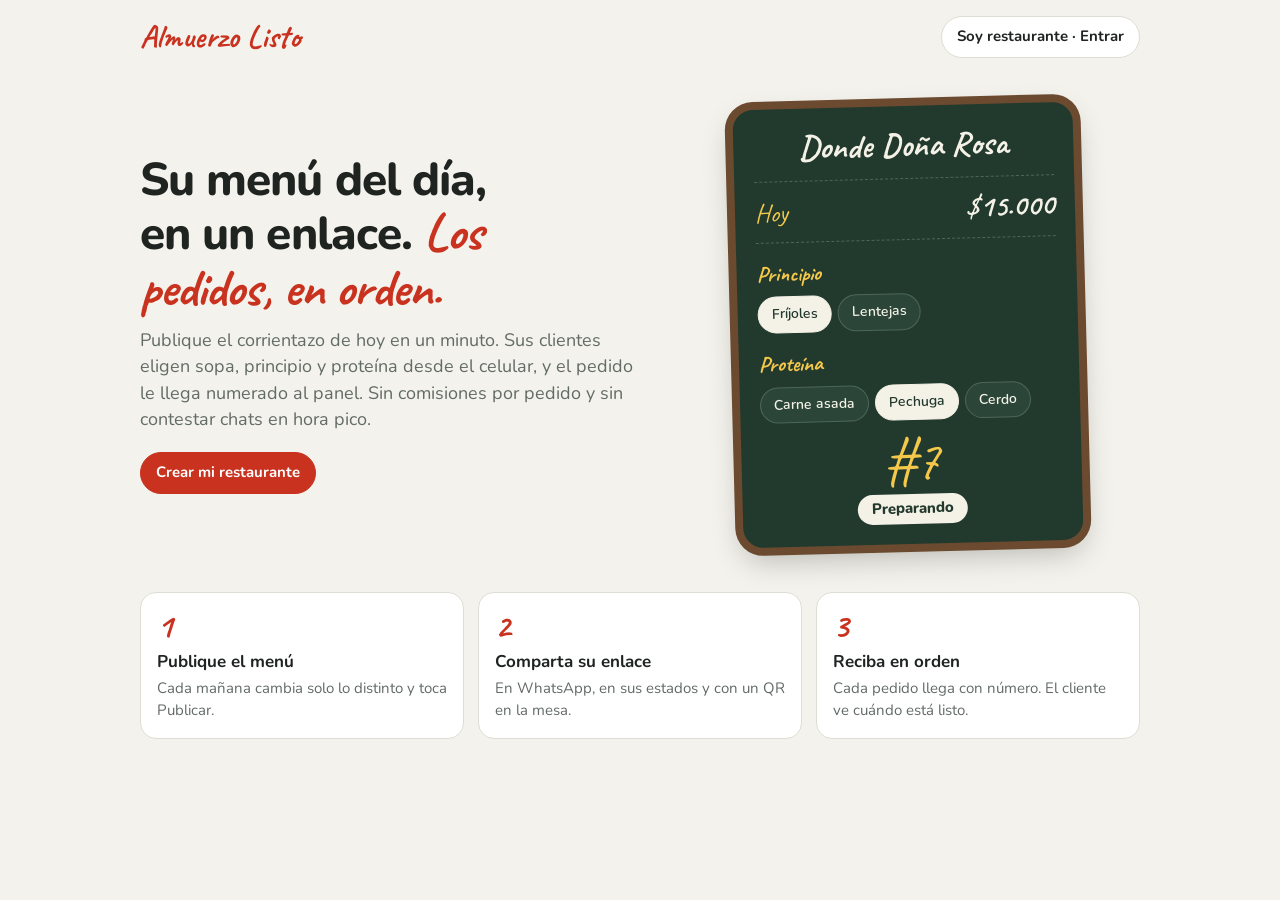
<file: index.html>
<!doctype html>
<html lang="es">
<head>
<meta charset="utf-8">
<meta name="viewport" content="width=device-width,initial-scale=1,viewport-fit=cover">
<title>Almuerzo Listo · El menú del día y los pedidos, sin complicarse</title>
<meta name="description" content="Publique su menú del día en un enlace, reciba los pedidos en orden y deje de responder chats en hora pico.">
<link rel="preconnect" href="https://fonts.googleapis.com">
<link rel="stylesheet" href="https://fonts.googleapis.com/css2?family=Caveat:wght@600;700&family=Nunito:wght@400;600;700;800&display=swap">
<link rel="stylesheet" href="/styles.css">
<style>
.wrap{max-width:1000px;margin:0 auto;display:flex;flex-direction:column;gap:40px}
header{display:flex;justify-content:space-between;align-items:center;gap:10px;flex-wrap:wrap}
.hero{display:grid;grid-template-columns:1fr;gap:24px;align-items:center}
@media (min-width:860px){.hero{grid-template-columns:1.1fr 1fr}}
h1{font-size:clamp(30px,6vw,46px);line-height:1.05;margin:0 0 12px;font-weight:800;letter-spacing:-.02em;text-wrap:balance}
h1 em{font-family:var(--display);font-style:normal;color:var(--accent);font-size:1.15em}
.lead{font-size:18px;color:var(--muted);max-width:52ch;margin:0 0 20px}
.steps{display:grid;grid-template-columns:1fr;gap:14px}
@media (min-width:760px){.steps{grid-template-columns:repeat(3,1fr)}}
.step{background:var(--surface);border:1px solid var(--line);border-radius:16px;padding:16px}
.step b{font-family:var(--display);font-size:34px;color:var(--accent);line-height:1}
.step h3{margin:6px 0 4px;font-size:17px}
.step p{margin:0;color:var(--muted)}
.mini .board{max-width:340px;transform:rotate(-1.5deg)}
.mini .sec h3{font-size:22px}
</style>
</head>
<body>
<div class="wrap">
  <header>
    <a class="brand" href="/">Almuerzo Listo</a>
    <a class="btn" href="/panel">Soy restaurante · Entrar</a>
  </header>

  <section class="hero">
    <div>
      <h1>Su menú del día, en un enlace. <em>Los pedidos, en orden.</em></h1>
      <p class="lead">Publique el corrientazo de hoy en un minuto. Sus clientes eligen sopa, principio y proteína desde el celular, y el pedido le llega numerado al panel. Sin comisiones por pedido y sin contestar chats en hora pico.</p>
      <a class="btn btn-primary" href="/panel">Crear mi restaurante</a>
    </div>
    <div class="mini" aria-hidden="true">
      <div class="board">
        <div class="rn" style="font-size:34px">Donde Doña Rosa</div>
        <div class="today"><span class="t">Hoy</span><span class="p">$15.000</span></div>
        <div class="sec"><h3>Principio</h3><div class="chips"><label class="chip"><input type="radio" checked><span>Fríjoles</span></label><label class="chip"><input type="radio"><span>Lentejas</span></label></div></div>
        <div class="sec"><h3>Proteína</h3><div class="chips"><label class="chip"><input type="radio"><span>Carne asada</span></label><label class="chip"><input type="radio" checked><span>Pechuga</span></label><label class="chip"><input type="radio"><span>Cerdo</span></label></div></div>
        <div class="ticket"><div class="n" style="font-size:56px">#7</div><span class="st">Preparando</span></div>
      </div>
    </div>
  </section>

  <section class="steps">
    <div class="step"><b>1</b><h3>Publique el menú</h3><p>Cada mañana cambia solo lo distinto y toca Publicar.</p></div>
    <div class="step"><b>2</b><h3>Comparta su enlace</h3><p>En WhatsApp, en sus estados y con un QR en la mesa.</p></div>
    <div class="step"><b>3</b><h3>Reciba en orden</h3><p>Cada pedido llega con número. El cliente ve cuándo está listo.</p></div>
  </section>
</div>
</body>
</html>
</file>
<file: styles.css>
/* Almuerzo Listo · estilos compartidos
   El menú del cliente es un tablero de tiza (igual en claro y oscuro);
   el panel del restaurante sigue el tema del celular. */
:root{
  --bg:#F3F2EC; --surface:#FFFFFF; --ink:#1F2421; --muted:#636B66; --line:#DEDDD3;
  --accent:#C8321F; --accent-ink:#FFFFFF; --accent-soft:#FBE7E3;
  --ok:#1C9E57; --ok-ink:#FFFFFF; --warn:#C27A12;
  --board:#22392E; --board-2:#2B4639; --chalk:#F4F1E6; --chalk-dim:#B8C4BB; --chalk-yellow:#F4C84A; --board-line:#4C6658; --frame:#6B4A2F;
  --display:"Caveat", "Bradley Hand", cursive;
  --body:"Nunito", "Segoe UI", system-ui, sans-serif;
  color-scheme:light;
}
@media (prefers-color-scheme: dark){:root{
  --bg:#151816; --surface:#1E2320; --ink:#E8EBE8; --muted:#9DA6A0; --line:#2F3632;
  --accent:#F0745E; --accent-ink:#1A0D0A; --accent-soft:#3A221D;
  --ok:#3CC57A; --ok-ink:#0B1A11; --warn:#E6A84A;
  color-scheme:dark }}
*{box-sizing:border-box}
html,body{margin:0}
body{background:var(--bg);color:var(--ink);font-family:var(--body);font-size:15px;line-height:1.45;
  padding:16px max(16px, env(safe-area-inset-right)) 48px max(16px, env(safe-area-inset-left))}
.num{font-variant-numeric:tabular-nums}
button{font:inherit;cursor:pointer}
a{color:var(--accent)}
:focus-visible{outline:2px solid var(--accent);outline-offset:2px}
.btn{border:1px solid var(--line);background:var(--surface);color:var(--ink);border-radius:999px;padding:9px 15px;font-weight:700;text-decoration:none;display:inline-block}
.btn:hover{border-color:var(--accent)}
.btn-primary{background:var(--accent);border-color:var(--accent);color:var(--accent-ink)}
.btn-ok{background:var(--ok);border-color:var(--ok);color:var(--ok-ink)}
.btn-sm{padding:5px 11px;font-size:13px}
.btn:disabled{opacity:.55;cursor:default}
input,select,textarea{font:inherit;color:var(--ink);background:var(--bg);border:1px solid var(--line);border-radius:10px;padding:10px 12px;min-width:0;width:100%}
textarea{resize:vertical}
label.f{display:flex;flex-direction:column;gap:4px;font-size:13px;font-weight:700;color:var(--muted)}
.note{font-size:13px;color:var(--muted)}
.note.warn{color:var(--accent)}
.brand{font-family:var(--display);font-size:32px;font-weight:700;line-height:1;color:var(--accent);text-decoration:none}

/* ---------- Tablero ---------- */
.board{width:100%;max-width:460px;margin:8px auto;background:var(--board);color:var(--chalk);border-radius:20px;padding:22px 20px 20px;
  box-shadow:0 0 0 8px var(--frame), 0 12px 30px rgba(0,0,0,.25);display:flex;flex-direction:column;gap:16px}
.board .rn{font-family:var(--display);font-size:40px;font-weight:700;line-height:1;text-align:center;overflow-wrap:anywhere}
.board .rd{text-align:center;font-size:13px;color:var(--chalk-dim)}
.board .today{display:flex;justify-content:space-between;align-items:baseline;gap:8px;border-top:1px dashed var(--board-line);border-bottom:1px dashed var(--board-line);padding:8px 0}
.board .today .t{font-family:var(--display);font-size:26px;color:var(--chalk-yellow)}
.board .today .p{font-family:var(--display);font-size:30px;font-weight:700}
.sec{display:flex;flex-direction:column;gap:6px}
.sec h3{margin:0;font-family:var(--display);font-size:25px;font-weight:700;color:var(--chalk-yellow)}
.chips{display:flex;flex-wrap:wrap;gap:6px}
.chip{position:relative}
.chip input{position:absolute;opacity:0;pointer-events:none;width:1px;height:1px}
.chip span{display:inline-block;border:1.5px solid var(--board-line);border-radius:999px;padding:7px 13px;font-size:14px;font-weight:600;color:var(--chalk);cursor:pointer;background:var(--board-2)}
.chip input:checked + span{background:var(--chalk);color:var(--board);border-color:var(--chalk)}
.chip input:focus-visible + span{outline:2px solid var(--chalk-yellow);outline-offset:2px}
.single{font-size:15px;font-weight:600}
.extra{display:flex;align-items:center;gap:8px;font-size:14px}
.extra input{width:18px;height:18px;accent-color:var(--chalk-yellow);flex:none}
.extra .ep{margin-left:auto;color:var(--chalk-dim)}
.bnote{font-size:13px;color:var(--chalk-dim);font-style:italic}
.order{background:var(--board-2);border-radius:14px;padding:14px;display:flex;flex-direction:column;gap:10px}
.order .row{display:flex;gap:8px;flex-wrap:wrap;align-items:center}
.order input,.order select{background:var(--board);color:var(--chalk);border-color:var(--board-line)}
.order input::placeholder{color:var(--chalk-dim)}
.qty{display:flex;align-items:center;gap:6px}
.qty button{width:36px;height:36px;border-radius:50%;border:1.5px solid var(--board-line);background:var(--board);color:var(--chalk);font-weight:800;font-size:18px;line-height:1}
.qty b{min-width:22px;text-align:center;font-size:18px}
.total{display:flex;justify-content:space-between;align-items:baseline}
.total b{font-family:var(--display);font-size:34px;color:var(--chalk-yellow)}
.go{display:block;width:100%;text-align:center;background:var(--chalk-yellow);color:#2A2108;border:0;font-weight:800;font-size:17px;border-radius:12px;padding:14px}
.go:disabled{opacity:.6}
.bempty{text-align:center;padding:30px 10px;font-family:var(--display);font-size:27px;color:var(--chalk-dim)}
.ticket{text-align:center;display:flex;flex-direction:column;gap:8px;align-items:center}
.ticket .n{font-family:var(--display);font-size:80px;line-height:.9;color:var(--chalk-yellow)}
.ticket .st{display:inline-block;border-radius:999px;padding:4px 14px;font-weight:800;background:var(--chalk);color:var(--board)}
.ticket a{color:var(--chalk-yellow)}
.berr{background:#5A2A22;color:#FFE3DC;border-radius:10px;padding:8px 10px;font-size:14px}

@media (prefers-reduced-motion:reduce){*{transition:none!important;animation:none!important}}
</file>
